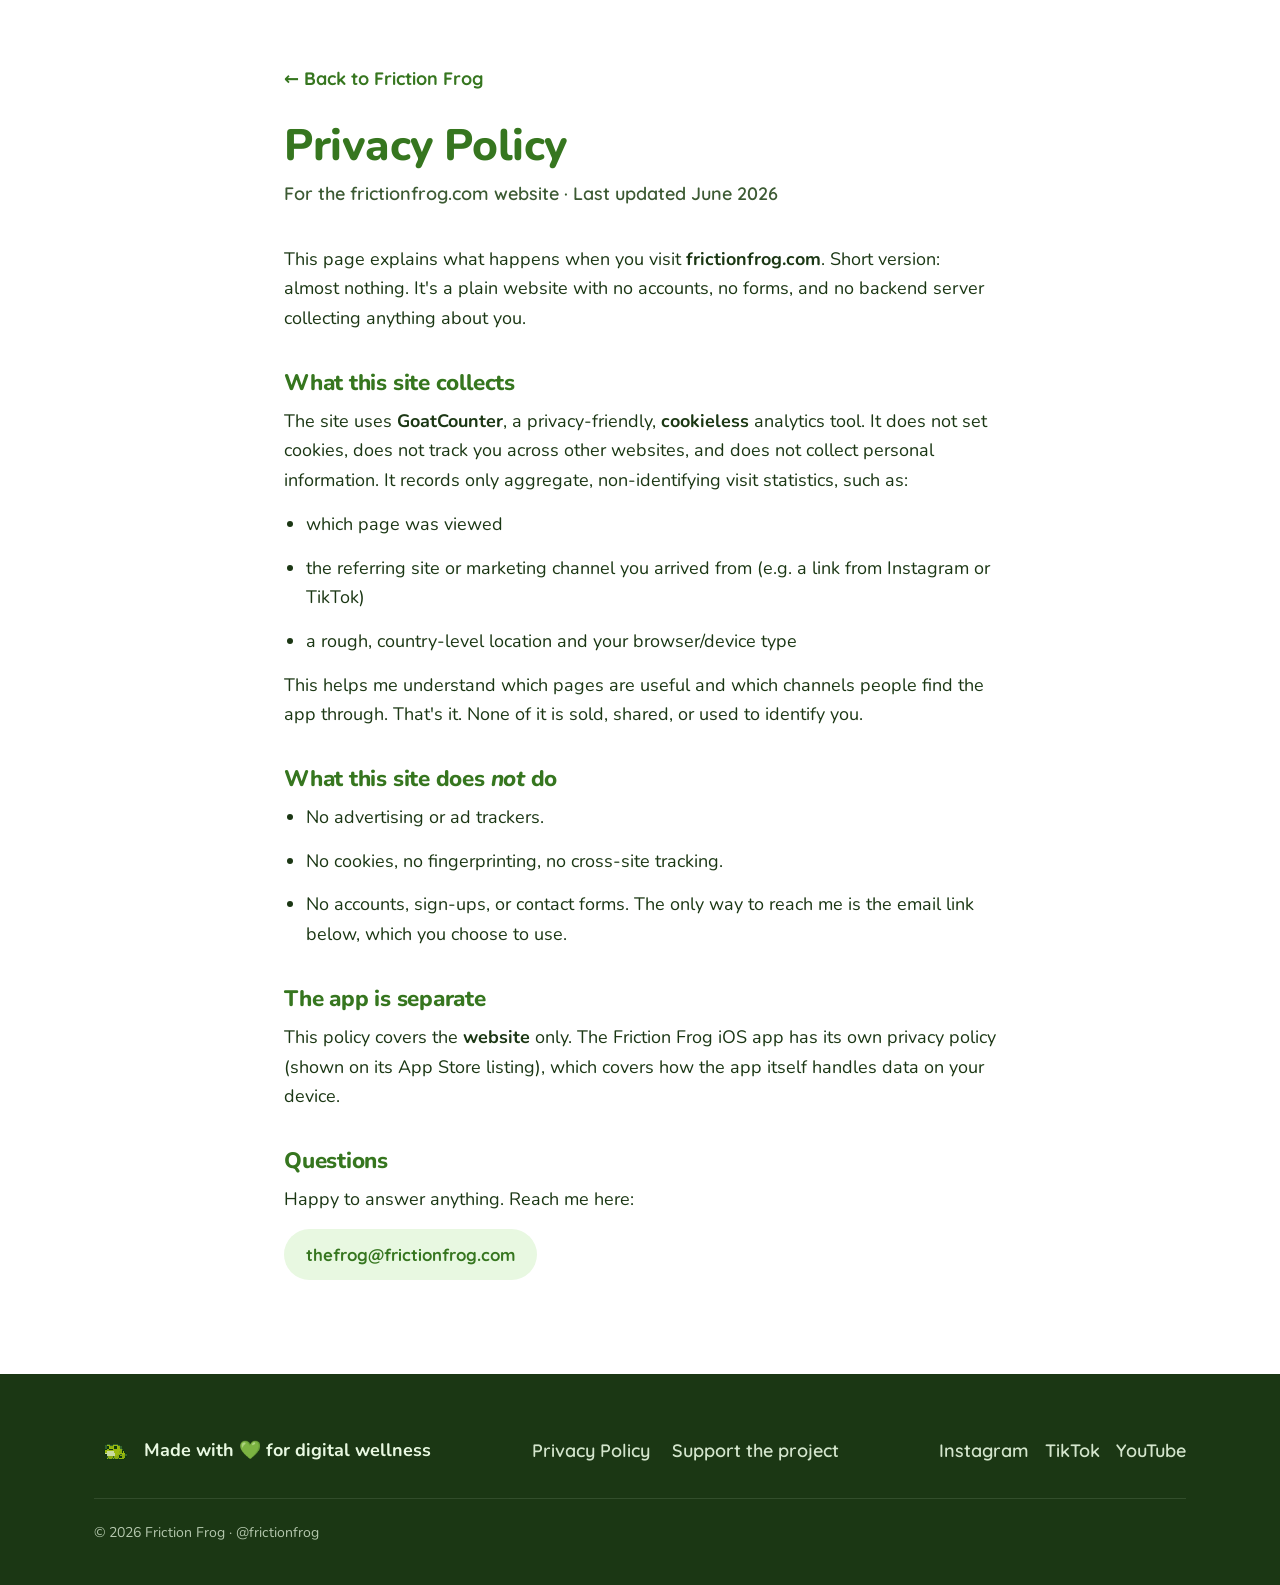
<file: privacy.html>
<!DOCTYPE html>
<html lang="en">
<head>
  <meta charset="UTF-8">
  <meta name="viewport" content="width=device-width, initial-scale=1.0">
  <title>Privacy Policy | Friction Frog</title>
  <meta name="description" content="The Friction Frog website privacy policy: a static site with cookieless analytics and no personal data.">
  <link rel="canonical" href="https://frictionfrog.com/privacy.html">
  <meta name="theme-color" content="#36761F">
  <link rel="icon" href="frog.png">
  <link rel="apple-touch-icon" href="frog.png">
  <link rel="preconnect" href="https://fonts.googleapis.com">
  <link rel="preconnect" href="https://fonts.gstatic.com" crossorigin>
  <link href="https://fonts.googleapis.com/css2?family=Nunito:wght@400;600;700;800&family=Quicksand:wght@400;500;600;700&display=swap" rel="stylesheet">
  <link rel="stylesheet" href="styles.css">
</head>
<body>
  <article class="page">
    <a class="back-home" href="index.html">← Back to Friction Frog</a>
    <h1>Privacy Policy</h1>
    <p class="updated">For the frictionfrog.com website · Last updated June 2026</p>

    <p>This page explains what happens when you visit <strong>frictionfrog.com</strong>. Short version: almost nothing. It's a plain website with no accounts, no forms, and no backend server collecting anything about you.</p>

    <h2>What this site collects</h2>
    <p>The site uses <strong>GoatCounter</strong>, a privacy-friendly, <strong>cookieless</strong> analytics tool. It does not set cookies, does not track you across other websites, and does not collect personal information. It records only aggregate, non-identifying visit statistics, such as:</p>
    <ul>
      <li>which page was viewed</li>
      <li>the referring site or marketing channel you arrived from (e.g. a link from Instagram or TikTok)</li>
      <li>a rough, country-level location and your browser/device type</li>
    </ul>
    <p>This helps me understand which pages are useful and which channels people find the app through. That's it. None of it is sold, shared, or used to identify you.</p>

    <h2>What this site does <em>not</em> do</h2>
    <ul>
      <li>No advertising or ad trackers.</li>
      <li>No cookies, no fingerprinting, no cross-site tracking.</li>
      <li>No accounts, sign-ups, or contact forms. The only way to reach me is the email link below, which you choose to use.</li>
    </ul>

    <h2>The app is separate</h2>
    <p>This policy covers the <strong>website</strong> only. The Friction Frog iOS app has its own privacy policy (shown on its App Store listing), which covers how the app itself handles data on your device.</p>

    <h2>Questions</h2>
    <p>Happy to answer anything. Reach me here:</p>
    <p>
      <a class="email-link" data-email data-keep-text href="#">
        <noscript>thefrog&#64;frictionfrog&#46;com</noscript>
        <span aria-hidden="true">✉️ Email the developer</span>
      </a>
    </p>
  </article>

  <footer class="footer">
    <div class="container">
      <div class="footer__grid">
        <span class="footer__made">
          <span class="logo logo--mark" role="img" aria-label="Friction Frog"></span>
          Made with 💚 for digital wellness
        </span>
        <nav class="footer__links" aria-label="Footer">
          <a href="privacy.html">Privacy Policy</a>
          <a href="support.html">Support the project</a>
        </nav>
        <div class="footer__social">
          <a href="https://instagram.com/frictionfrog" target="_blank" rel="noopener noreferrer">Instagram</a>
          <a href="https://tiktok.com/@frictionfrog" target="_blank" rel="noopener noreferrer">TikTok</a>
          <a href="https://youtube.com/@frictionfrog" target="_blank" rel="noopener noreferrer">YouTube</a>
        </div>
      </div>
      <div class="footer__legal">
        © <span data-year>2026</span> Friction Frog · @frictionfrog
      </div>
    </div>
  </footer>

  <script src="app.js" defer></script>
</body>
</html>
</file>
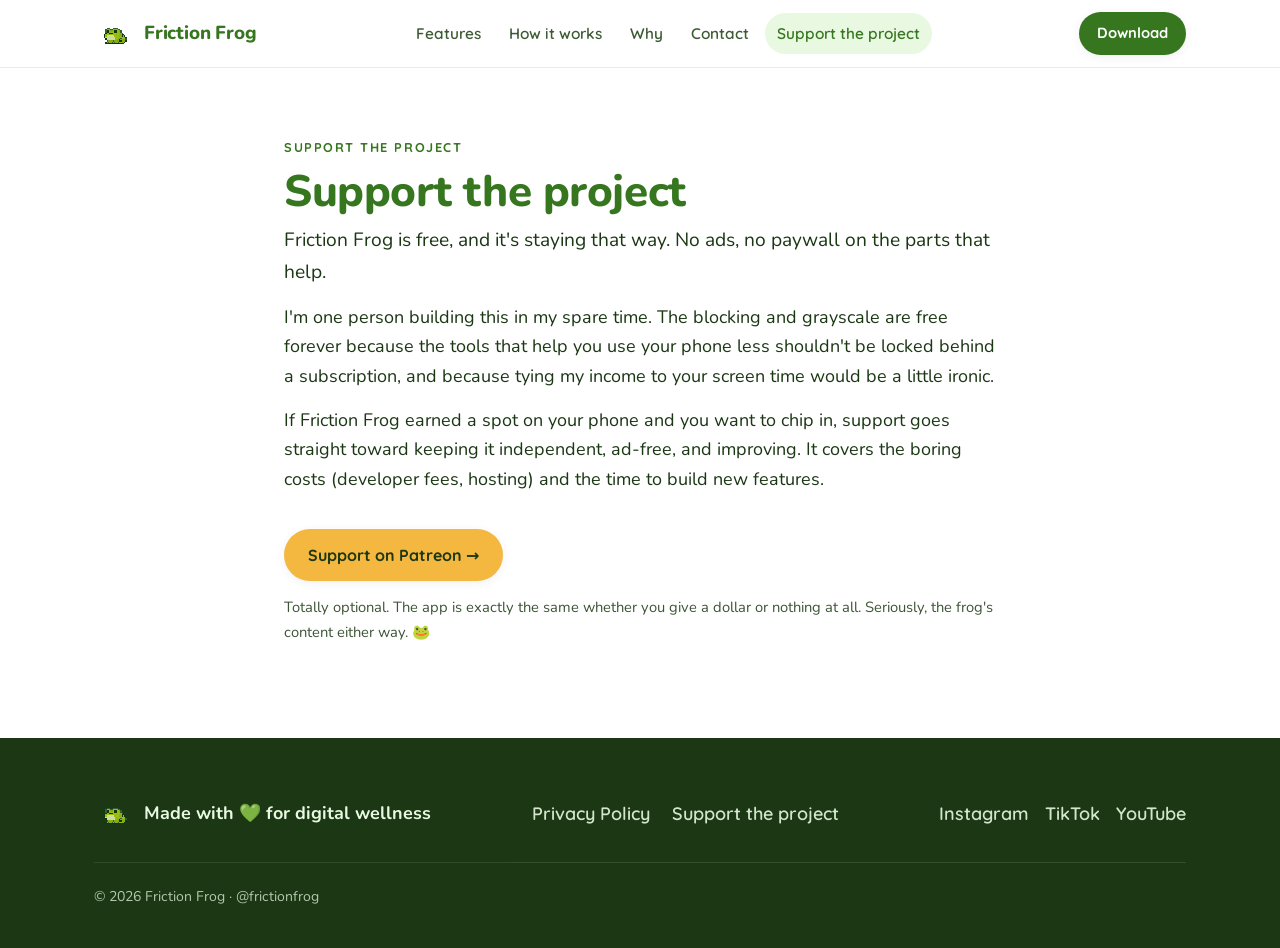
<file: support.html>
<!DOCTYPE html>
<html lang="en">
<head>
  <meta charset="UTF-8">
  <meta name="viewport" content="width=device-width, initial-scale=1.0">

  <!-- ===== SEO ===== -->
  <title>Support the project | Friction Frog</title>
  <meta name="description" content="Friction Frog is free and staying that way. If it earned a spot on your phone and you want to chip in, here's how. Totally optional.">
  <link rel="canonical" href="https://frictionfrog.com/support.html">
  <meta name="theme-color" content="#36761F">

  <!-- ===== Open Graph / social ===== -->
  <meta property="og:type" content="website">
  <meta property="og:url" content="https://frictionfrog.com/support.html">
  <meta property="og:title" content="Support the project | Friction Frog">
  <meta property="og:description" content="Friction Frog is free and staying that way. If it earned a spot on your phone, here's how you can chip in. Totally optional.">
  <meta property="og:image" content="https://frictionfrog.com/assets/og-image.png">
  <meta property="og:image:width" content="1200">
  <meta property="og:image:height" content="630">
  <meta name="twitter:card" content="summary_large_image">
  <meta name="twitter:title" content="Support the project | Friction Frog">
  <meta name="twitter:description" content="Friction Frog is free and staying that way. If it earned a spot on your phone, here's how you can chip in. Totally optional.">
  <meta name="twitter:image" content="https://frictionfrog.com/assets/og-image.png">

  <!-- ===== Icons ===== -->
  <link rel="icon" href="frog.png">
  <link rel="apple-touch-icon" href="frog.png">

  <!-- ===== Fonts ===== -->
  <link rel="preconnect" href="https://fonts.googleapis.com">
  <link rel="preconnect" href="https://fonts.gstatic.com" crossorigin>
  <link href="https://fonts.googleapis.com/css2?family=Nunito:wght@400;600;700;800&family=Quicksand:wght@400;500;600;700&display=swap" rel="stylesheet">

  <!-- ===== Analytics (cookieless): same GoatCounter site as the rest ===== -->
  <script data-goatcounter="https://frictionfrog.goatcounter.com/count"
          async src="//gc.zgo.at/count.js"></script>

  <link rel="stylesheet" href="styles.css">
</head>
<body>
  <!-- ===================== NAV (shared) ===================== -->
  <header class="nav">
    <div class="container nav__inner">
      <a class="nav__brand" href="index.html" aria-label="Friction Frog home">
        <span class="logo logo--mark" role="img" aria-label="Friction Frog"></span>
        <span class="wordmark">Friction Frog</span>
      </a>

      <nav class="nav__links" aria-label="Primary">
        <a href="index.html#features">Features</a>
        <a href="index.html#how">How it works</a>
        <a href="index.html#why">Why</a>
        <a href="index.html#contact">Contact</a>
        <a href="support.html" class="active" aria-current="page">Support the project</a>
      </nav>

      <div class="nav__cta">
        <a class="btn btn--primary btn--sm desktop-download" data-download-cta
           href="https://apps.apple.com/us/app/friction-frog/id6751865850">Download</a>
        <button class="nav__toggle" aria-label="Menu" aria-expanded="false" aria-controls="primary-nav">
          <svg viewBox="0 0 24 24" fill="none" stroke="currentColor" stroke-width="2.2" stroke-linecap="round">
            <line x1="4" y1="7" x2="20" y2="7"></line>
            <line x1="4" y1="12" x2="20" y2="12"></line>
            <line x1="4" y1="17" x2="20" y2="17"></line>
          </svg>
        </button>
      </div>
    </div>
  </header>

  <main id="top">
    <article class="page">
      <span class="eyebrow">Support the project</span>
      <h1>Support the project</h1>

      <p style="font-size:1.2rem; color:var(--ink);">Friction Frog is free, and it's staying that way. No ads, no paywall on the parts that help.</p>

      <p>I'm one person building this in my spare time. The blocking and grayscale are free forever because the tools that help you use your phone less shouldn't be locked behind a subscription, and because tying my income to your screen time would be a little ironic.</p>

      <p>If Friction Frog earned a spot on your phone and you want to chip in, support goes straight toward keeping it independent, ad-free, and improving. It covers the boring costs (developer fees, hosting) and the time to build new features.</p>

      <p style="margin:34px 0 14px;">
        <a class="btn btn--accent" href="https://www.youtube.com/watch?v=dQw4w9WgXcQ"
           target="_blank" rel="noopener noreferrer"
           aria-label="Support on Patreon (opens in a new tab)">Support on Patreon →</a>
      </p>

      <p class="fineprint">Totally optional. The app is exactly the same whether you give a dollar or nothing at all. Seriously, the frog's content either way. 🐸</p>
    </article>
  </main>

  <!-- ===================== FOOTER (shared) ===================== -->
  <footer class="footer">
    <div class="container">
      <div class="footer__grid">
        <span class="footer__made">
          <span class="logo logo--mark" role="img" aria-label="Friction Frog"></span>
          Made with 💚 for digital wellness
        </span>
        <nav class="footer__links" aria-label="Footer">
          <a href="privacy.html">Privacy Policy</a>
          <a href="support.html">Support the project</a>
        </nav>
        <div class="footer__social">
          <a href="https://instagram.com/frictionfrog" target="_blank" rel="noopener noreferrer">Instagram</a>
          <a href="https://tiktok.com/@frictionfrog" target="_blank" rel="noopener noreferrer">TikTok</a>
          <a href="https://youtube.com/@frictionfrog" target="_blank" rel="noopener noreferrer">YouTube</a>
        </div>
      </div>
      <div class="footer__legal">
        © <span data-year>2026</span> Friction Frog · @frictionfrog
      </div>
    </div>
  </footer>

  <script src="app.js" defer></script>
</body>
</html>
</file>
<file: styles.css>
/* =====================================================================
   Friction Frog: shared design system
   Clean, modern wellness aesthetic. Used by index.html, privacy.html, 404.html.
   ===================================================================== */

/* ---- Design tokens ------------------------------------------------- */
:root {
  /* Brand palette */
  --forest: #36761F;
  --lime: #A1BA3C;
  --mint: #E8F8E1;
  --dark: #1B3714;
  --white: #FFFFFF;
  --accent: #F4B740;

  /* One-line logo swap point (decorative frog mascots reference this) */
  --logo-url: url('frog.png');

  /* Semantic */
  --ink: var(--dark);
  --ink-soft: #3c5a33;
  --surface: var(--white);
  --surface-alt: var(--mint);
  --border: rgba(27, 55, 20, 0.10);

  /* Shape & depth */
  --radius: 20px;
  --radius-sm: 12px;
  --radius-lg: 28px;
  --shadow-sm: 0 2px 10px rgba(27, 55, 20, 0.07);
  --shadow-md: 0 10px 30px rgba(27, 55, 20, 0.10);
  --shadow-lg: 0 20px 50px rgba(27, 55, 20, 0.14);

  /* Layout */
  --maxw: 1140px;
  --nav-h: 68px;

  /* Type */
  --font-head: 'Nunito', system-ui, -apple-system, sans-serif;
  --font-accent: 'Quicksand', system-ui, -apple-system, sans-serif;
}

/* ---- Reset --------------------------------------------------------- */
*, *::before, *::after { margin: 0; padding: 0; box-sizing: border-box; }

html { scroll-behavior: smooth; scroll-padding-top: calc(var(--nav-h) + 16px); }

body {
  font-family: var(--font-head);
  font-size: 18px;
  line-height: 1.65;
  color: var(--ink);
  background: var(--white);
  -webkit-font-smoothing: antialiased;
  overflow-x: hidden;
}

img, svg, video { display: block; max-width: 100%; }

a { color: var(--forest); }

h1, h2, h3 {
  font-family: var(--font-head);
  font-weight: 800;
  color: var(--forest);
  line-height: 1.12;
  letter-spacing: -0.01em;
}

/* ---- Layout helpers ----------------------------------------------- */
.container { width: 100%; max-width: var(--maxw); margin: 0 auto; padding: 0 24px; }

.section { padding: 96px 0; }
.section--alt { background: var(--surface-alt); }
.section__head { max-width: 720px; margin: 0 auto 56px; text-align: center; }
.section__head h2 { font-size: clamp(28px, 4vw, 40px); margin-bottom: 14px; }
.section__head p { color: var(--ink-soft); font-size: 1.05rem; }
.eyebrow {
  font-family: var(--font-accent); font-weight: 700; text-transform: uppercase;
  letter-spacing: 0.12em; font-size: 0.8rem; color: var(--forest);
  display: inline-block; margin-bottom: 10px;
}

/* ---- Logo mascot (one-line swap via --logo-url) -------------------- */
.logo {
  display: inline-block;
  background: var(--logo-url) center / contain no-repeat;
  /* TEMP: frog.png is a 32px pixel sprite, so render crisp instead of blurry when enlarged.
     Remove this line when the new hi-res logo replaces frog.png. */
  image-rendering: pixelated;
}
.logo--mark { width: 40px; height: 40px; }
.logo--hero { width: 128px; height: 128px; } /* 4× the 32px source for clean pixels */
.logo--cta  { width: 96px;  height: 96px; }  /* 3× */

/* ---- Buttons ------------------------------------------------------- */
.btn {
  display: inline-flex; align-items: center; gap: 8px;
  font-family: var(--font-accent); font-weight: 700; font-size: 1rem;
  padding: 13px 24px; border-radius: 999px; border: 0; cursor: pointer;
  text-decoration: none; transition: transform .18s ease, box-shadow .18s ease, background .18s ease;
  white-space: nowrap;
}
.btn--primary { background: var(--forest); color: var(--white); box-shadow: var(--shadow-sm); }
.btn--primary:hover { transform: translateY(-2px); box-shadow: var(--shadow-md); background: #2e6519; }
.btn--accent { background: var(--accent); color: var(--dark); box-shadow: var(--shadow-sm); }
.btn--accent:hover { transform: translateY(-2px); box-shadow: var(--shadow-md); }
.btn--ghost { background: transparent; color: var(--forest); border: 2px solid rgba(54,118,31,.25); }
.btn--ghost:hover { background: var(--mint); }
.btn--sm { padding: 9px 18px; font-size: .92rem; }

/* ---- App Store badge (primary CTA) + graceful fallback ------------- */
.appstore-badge {
  display: inline-block; line-height: 0;
  /* Apple clear-space: ~10% of badge height padding all round */
  padding: 6px;
  border-radius: 12px;
  transition: transform .18s ease, box-shadow .18s ease;
}
.appstore-badge:hover { transform: translateY(-2px); }
.appstore-badge img { height: 54px; width: auto; }

/* JS-rendered fallback when the SVG is missing; looks like Apple's badge */
.appstore-badge--fallback {
  display: inline-flex; align-items: center; gap: 10px;
  height: 54px; padding: 0 18px; background: #000; color: #fff;
  border-radius: 11px; font-family: var(--font-head); text-decoration: none;
  box-shadow: var(--shadow-sm);
}
.appstore-badge--fallback .apple-glyph { font-size: 26px; line-height: 1; }
.appstore-badge--fallback .badge-txt { display: flex; flex-direction: column; line-height: 1.15; }
.appstore-badge--fallback .badge-txt small { font-size: 10px; letter-spacing: .02em; opacity: .9; }
.appstore-badge--fallback .badge-txt b { font-size: 19px; font-weight: 600; }

/* ---- Navigation --------------------------------------------------- */
.nav {
  position: sticky; top: 0; z-index: 100;
  height: var(--nav-h);
  background: rgba(255, 255, 255, 0.82);
  backdrop-filter: saturate(180%) blur(12px);
  -webkit-backdrop-filter: saturate(180%) blur(12px);
  border-bottom: 1px solid var(--border);
}
.nav__inner { display: flex; align-items: center; justify-content: space-between; height: 100%; }
.nav__brand { display: inline-flex; align-items: center; gap: 10px; text-decoration: none; }
.nav__brand .wordmark {
  font-family: var(--font-head); font-weight: 800; font-size: 1.18rem; color: var(--forest);
  letter-spacing: -0.01em;
}
.nav__links { display: flex; align-items: center; gap: 4px; }
.nav__links a {
  font-family: var(--font-accent); font-weight: 600; font-size: .96rem;
  color: var(--ink-soft); text-decoration: none; padding: 8px 12px; border-radius: 999px;
  transition: background .15s ease, color .15s ease;
}
.nav__links a:hover { background: var(--mint); color: var(--forest); }
.nav__links a.active { color: var(--forest); background: var(--mint); }
.nav__cta { display: inline-flex; align-items: center; gap: 12px; }

.nav__toggle {
  display: none; background: none; border: 0; cursor: pointer; padding: 8px;
  color: var(--forest);
}
.nav__toggle svg { width: 26px; height: 26px; }

/* ---- Hero --------------------------------------------------------- */
.hero {
  background: linear-gradient(180deg, var(--mint) 0%, rgba(232, 248, 225, 0) 100%);
  padding: 72px 0 88px;
}
.hero__grid {
  display: grid; grid-template-columns: 1.05fr 0.95fr; gap: 56px; align-items: center;
}
.hero__brand { display: inline-flex; align-items: center; gap: 14px; margin-bottom: 18px; }
.hero__brand .wordmark {
  font-family: var(--font-head); font-weight: 800; font-size: 1.5rem; color: var(--forest);
}
.hero h1 { font-size: clamp(36px, 5.4vw, 60px); margin-bottom: 18px; }
.hero__sub { font-size: clamp(1.05rem, 1.6vw, 1.25rem); color: var(--ink-soft); max-width: 30ch; margin-bottom: 28px; }
.hero__sub--tight { display: none; }   /* mobile-only shorter line (shown in the responsive block) */
.hero__cta { display: flex; align-items: center; gap: 16px; flex-wrap: wrap; margin-bottom: 20px; }
.hero__trust { font-family: var(--font-accent); font-weight: 600; color: var(--ink-soft); font-size: .95rem; }
.hero__media { display: flex; justify-content: center; }

/* ---- Phone mockup ------------------------------------------------- */
.phone {
  position: relative; width: 280px;
  background: #0e0e12; border-radius: 44px; padding: 11px;
  box-shadow: var(--shadow-lg);
}
/* No fake notch: the screen recordings already include the Dynamic Island. */
.phone__screen {
  position: relative; width: 100%; aspect-ratio: 1206 / 2622; /* match the recording exactly */
  border-radius: 34px; overflow: hidden;
  background: linear-gradient(160deg, var(--mint), #cfe9c2);
  display: flex; align-items: center; justify-content: center;
}
/* placeholder shown behind the video; visible if the video/poster is missing */
.phone__placeholder {
  position: absolute; inset: 0; display: flex; flex-direction: column;
  align-items: center; justify-content: center; gap: 10px; text-align: center;
  color: var(--forest); font-family: var(--font-accent); font-weight: 700;
}
.phone__placeholder .logo { width: 64px; height: 64px; opacity: .8; }
.phone__placeholder small { color: var(--ink-soft); font-weight: 600; }
/* Fill the screen, then scale up very slightly to cover the rounded edges
   with no hairline background bleed. Anchored to the top (transform-origin),
   so the space above the Dynamic Island is preserved exactly as recorded and
   the tiny crop falls at the bottom. Horizontal growth stays symmetric. */
.phone__screen video {
  position: absolute; inset: 0;
  width: 100%; height: 100%;
  object-fit: cover; z-index: 1;
  transform: scale(1.02);
  transform-origin: center top;
}

/* Fake hardware buttons (decorative) — left: action + volume, right: side button */
.phone__btn { position: absolute; background: #0a0a0d; width: 3px; }
.phone__btn--silent  { left: -3px;  top: 17%; height: 26px; border-radius: 2px 0 0 2px; }
.phone__btn--volup   { left: -3px;  top: 25%; height: 50px; border-radius: 2px 0 0 2px; }
.phone__btn--voldown { left: -3px;  top: 36%; height: 50px; border-radius: 2px 0 0 2px; }
.phone__btn--power   { right: -3px; top: 24%; height: 72px; border-radius: 0 2px 2px 0; }

/* ---- Problem / empathy -------------------------------------------- */
.empathy { text-align: center; }
.empathy p { font-size: clamp(1.15rem, 2.2vw, 1.5rem); max-width: 720px; margin: 0 auto; color: var(--ink); line-height: 1.55; }
.empathy strong { color: var(--forest); }

/* ---- Cards (features / why) --------------------------------------- */
.cards { display: grid; grid-template-columns: repeat(3, 1fr); gap: 28px; }
.card {
  background: var(--surface); border: 1px solid var(--border); border-radius: var(--radius);
  padding: 32px; box-shadow: var(--shadow-sm); transition: transform .2s ease, box-shadow .2s ease;
}
.card:hover { transform: translateY(-4px); box-shadow: var(--shadow-md); }
.card__icon {
  width: 56px; height: 56px; border-radius: 16px; background: var(--mint);
  display: flex; align-items: center; justify-content: center; font-size: 28px; margin-bottom: 18px;
}
.card h3 { font-size: 1.3rem; margin-bottom: 10px; }
.card p { color: var(--ink-soft); font-size: 1rem; }
.card__img { margin-top: 18px; border-radius: var(--radius-sm); }

/* ---- How it works (steps) ----------------------------------------- */
.steps { display: grid; grid-template-columns: repeat(3, 1fr); gap: 28px; counter-reset: step; }
.step { position: relative; padding: 32px; background: var(--surface); border: 1px solid var(--border); border-radius: var(--radius); box-shadow: var(--shadow-sm); }
.step__num {
  width: 44px; height: 44px; border-radius: 50%; background: var(--forest); color: var(--white);
  display: flex; align-items: center; justify-content: center; font-weight: 800; font-size: 1.2rem;
  margin-bottom: 16px;
}
.step h3 { font-size: 1.2rem; margin-bottom: 8px; }
.step p { color: var(--ink-soft); }
.note {
  text-align: center; margin-top: 36px; color: var(--ink-soft); font-size: .95rem;
  font-family: var(--font-accent); font-weight: 600;
}

/* ---- Demo section ------------------------------------------------- */
.demo__grid { display: grid; grid-template-columns: 0.9fr 1.1fr; gap: 56px; align-items: center; }
.demo__copy h2 { font-size: clamp(28px, 4vw, 40px); margin-bottom: 14px; }
.demo__copy p { color: var(--ink-soft); font-size: 1.1rem; }

/* ---- Final CTA band ----------------------------------------------- */
.cta-band { background: var(--forest); color: var(--white); text-align: center; }
.cta-band h2 { color: var(--white); font-size: clamp(28px, 4.2vw, 44px); margin-bottom: 28px; }
.cta-band .logo { margin: 0 auto 22px; }
.cta-band__inner { display: flex; flex-direction: column; align-items: center; }

/* ---- Contact ------------------------------------------------------ */
.contact { text-align: center; }
.contact p { max-width: 600px; margin: 0 auto 22px; color: var(--ink-soft); font-size: 1.1rem; }
.email-link {
  display: inline-flex; align-items: center; gap: 8px;
  font-family: var(--font-accent); font-weight: 700; font-size: 1.05rem;
  color: var(--forest); background: var(--mint); padding: 12px 22px; border-radius: 999px;
  text-decoration: none; transition: transform .18s ease, box-shadow .18s ease;
}
.email-link:hover { transform: translateY(-2px); box-shadow: var(--shadow-sm); }

/* ---- Footer ------------------------------------------------------- */
.footer { background: var(--dark); color: var(--mint); padding: 56px 0 40px; }
.footer__grid { display: flex; flex-wrap: wrap; gap: 24px; justify-content: space-between; align-items: center; }
.footer__made { display: inline-flex; align-items: center; gap: 10px; font-weight: 700; }
.footer__links { display: flex; flex-wrap: wrap; gap: 22px; }
.footer__links a { color: var(--mint); text-decoration: none; font-family: var(--font-accent); font-weight: 600; opacity: .9; }
.footer__links a:hover { opacity: 1; text-decoration: underline; }
.footer__social { display: flex; gap: 16px; }
.footer__social a { color: var(--mint); text-decoration: none; opacity: .9; font-family: var(--font-accent); font-weight: 600; }
.footer__social a:hover { opacity: 1; }
.footer__legal { width: 100%; margin-top: 28px; padding-top: 22px; border-top: 1px solid rgba(232,248,225,.15); font-size: .88rem; opacity: .75; }

/* ---- Sticky / floating download button ---------------------------- */
.sticky-cta {
  position: fixed; left: 50%; bottom: 22px; transform: translate(-50%, 140%);
  z-index: 200; opacity: 0; transition: transform .35s cubic-bezier(.2,.8,.2,1), opacity .25s ease;
  box-shadow: var(--shadow-lg);
}
.sticky-cta.visible { transform: translate(-50%, 0); opacity: 1; }
.sticky-cta .btn--accent { padding: 14px 26px; font-size: 1.02rem; }

/* ---- Reveal-on-scroll animation ----------------------------------- */
.reveal { opacity: 0; transform: translateY(24px); transition: opacity .6s ease, transform .6s ease; }
.reveal.in { opacity: 1; transform: none; }

/* ---- Gentle frog idle --------------------------------------------- */
.logo--hero, .logo--cta { animation: frog-idle 4.5s ease-in-out infinite; }
@keyframes frog-idle {
  0%, 100% { transform: translateY(0); }
  50% { transform: translateY(-9px); }
}

/* ---- Simple inner pages (privacy / 404) --------------------------- */
.page { max-width: 760px; margin: 0 auto; padding: 64px 24px 80px; }
.page h1 { font-size: clamp(30px, 5vw, 44px); margin-bottom: 8px; }
.page .updated { color: var(--ink-soft); font-family: var(--font-accent); font-weight: 600; margin-bottom: 36px; }
.page h2 { font-size: 1.4rem; margin: 36px 0 12px; }
.page p, .page li { color: var(--ink); margin-bottom: 14px; }
.page ul { padding-left: 22px; }
.back-home { display: inline-flex; align-items: center; gap: 8px; margin-bottom: 28px; text-decoration: none; font-family: var(--font-accent); font-weight: 700; color: var(--forest); }

.notfound { min-height: 70vh; display: flex; flex-direction: column; align-items: center; justify-content: center; text-align: center; padding: 40px 24px; }
.notfound .logo { width: 128px; height: 128px; margin-bottom: 24px; }

/* Lighter/smaller no-pressure copy (support page) */
.fineprint { color: var(--ink-soft); font-size: .92rem; opacity: .85; }
.notfound h1 { font-size: clamp(28px, 5vw, 44px); margin-bottom: 12px; }
.notfound p { color: var(--ink-soft); font-size: 1.1rem; margin-bottom: 28px; }

/* ---- Responsive --------------------------------------------------- */
@media (max-width: 880px) {
  .demo__grid { grid-template-columns: 1fr; gap: 40px; }
  .hero__sub { max-width: none; }
  .demo__media { display: flex; justify-content: center; }
  .cards, .steps { grid-template-columns: 1fr; }
  .section { padding: 72px 0; }

  /* ---- Mobile hero: a calmer, less-busy layout. A properly-shaped phone
     up top, a breath of open space, then the headline + App Store badge
     pinned toward the bottom so they're in view on load. Page still scrolls. */
  .hero { padding: 14px 0 32px; }
  .hero__grid {
    display: flex;
    flex-direction: column;
    align-items: center;
    gap: 20px;
    min-height: calc(100vh - var(--nav-h) - 46px);   /* fallback for old browsers */
    min-height: calc(100svh - var(--nav-h) - 46px);  /* stable: ignores dynamic toolbars */
  }
  .hero__media { order: -1; }
  .hero__copy {
    width: 100%;
    margin-top: auto;         /* push the copy + download button toward the bottom */
  }
  .hero__brand { display: none; }             /* remove the extra wordmark under the phone */
  .hero__sub--full { display: none; }         /* swap in the tighter one-liner on mobile */
  .hero__sub--tight { display: block; margin-bottom: 20px; }
  .hero h1 { font-size: clamp(28px, 7vw, 40px); margin-bottom: 12px; }

  /* Phone keeps its true proportions (width-driven, so the screen matches the
     recording and nothing is cropped). Width is clamped by the available height
     so the copy below always stays in view; internal radii/buttons scaled down
     to read correctly at this smaller size. */
  .hero__media .phone {
    width: min(200px, calc((100svh - 336px) * 0.44));
    min-width: 132px;
    padding: 6px;
    border-radius: 24px;
  }
  .hero__media .phone__screen { border-radius: 18px; }
  .hero__media .phone__btn { width: 2px; }
  .hero__media .phone__btn--silent  { height: 14px; }
  .hero__media .phone__btn--volup   { height: 30px; }
  .hero__media .phone__btn--voldown { height: 30px; }
  .hero__media .phone__btn--power   { height: 44px; }

  .nav__toggle { display: inline-flex; }
  .nav__links {
    position: absolute; top: var(--nav-h); left: 0; right: 0;
    flex-direction: column; align-items: stretch; gap: 0;
    background: var(--white); border-bottom: 1px solid var(--border);
    padding: 8px; box-shadow: var(--shadow-md);
    display: none;
  }
  .nav__links.open { display: flex; }
  .nav__links a { padding: 14px 16px; }
  .nav .desktop-download { display: none; }
}

@media (min-width: 881px) {
  .nav__links { display: flex !important; }
}

@media (max-width: 520px) {
  .footer__grid { flex-direction: column; align-items: flex-start; }
  /* Hero phone now sizes itself by height (above); only the demo phone
     keeps a fixed width on small screens. */
  .demo__media .phone { width: 240px; }
}

/* ---- Reduced motion ----------------------------------------------- */
@media (prefers-reduced-motion: reduce) {
  html { scroll-behavior: auto; }
  *, *::before, *::after { animation: none !important; transition: none !important; }
  .reveal { opacity: 1 !important; transform: none !important; }
  .sticky-cta.visible { transform: translate(-50%, 0); }
}
</file>
